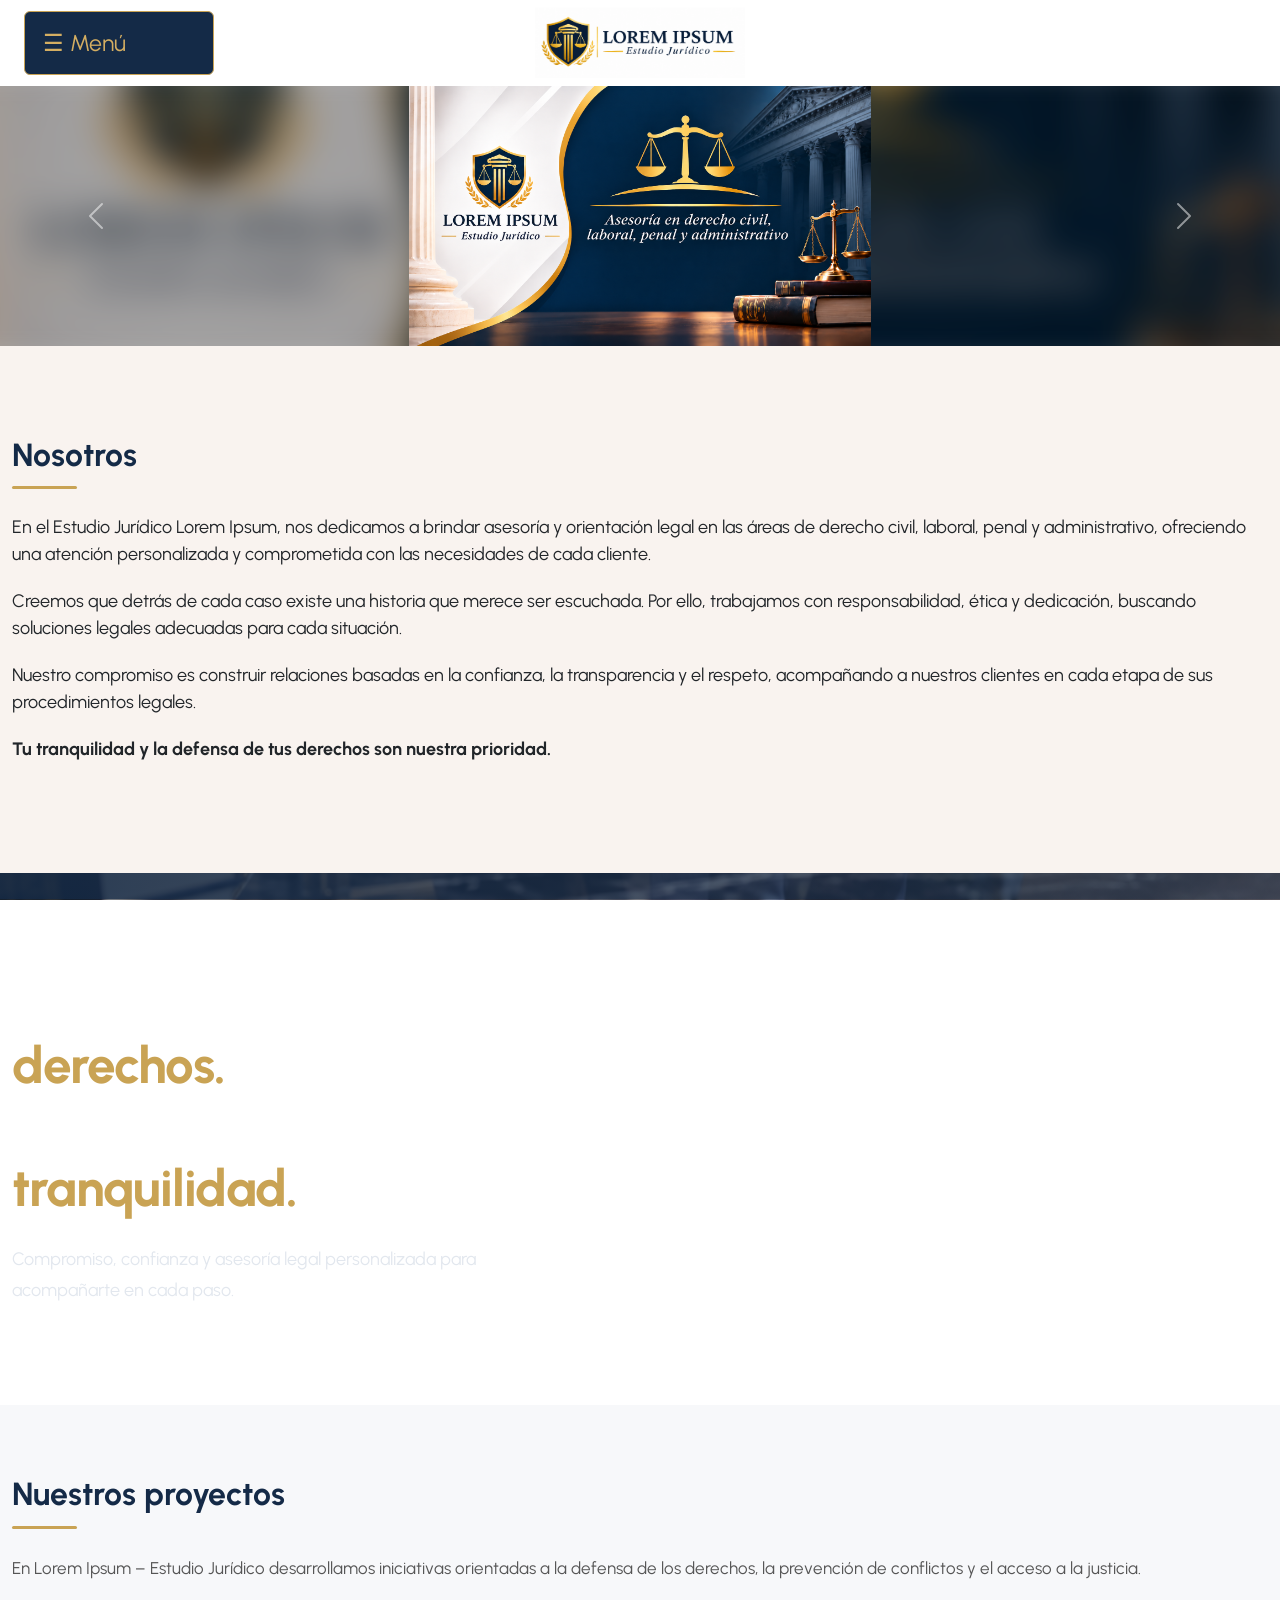
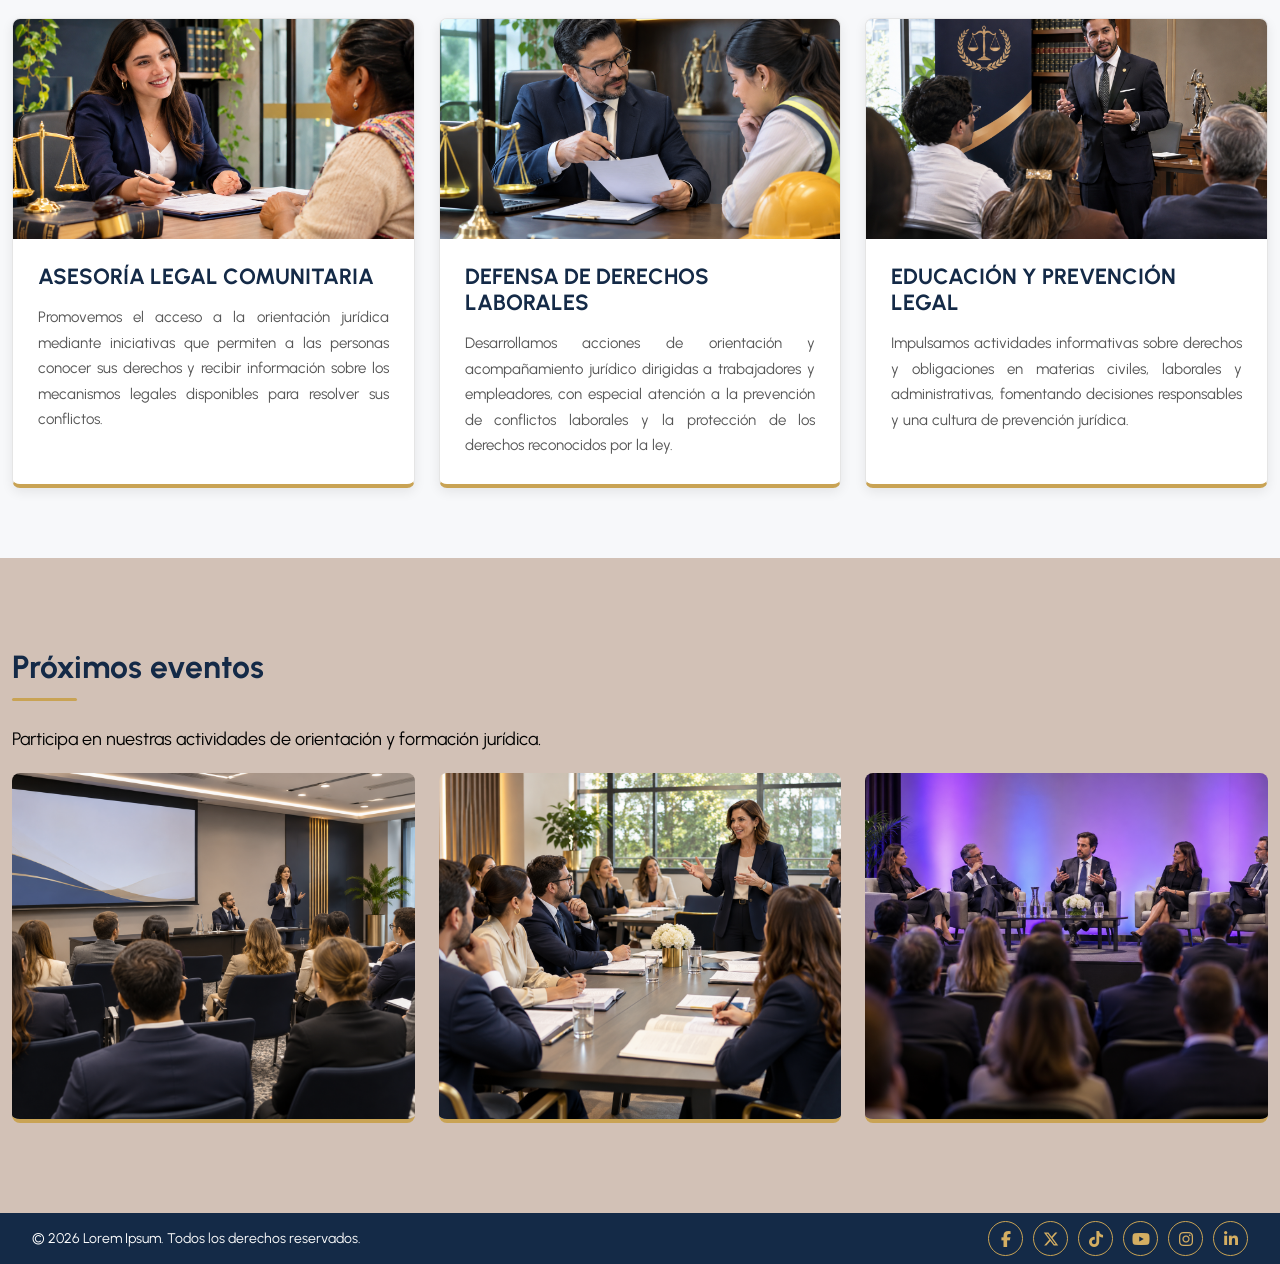
<file: index.html>
<!DOCTYPE html>

<html lang="es">
<head>
    <meta charset="UTF-8">
    <meta name="viewport" content="width=device-width, initial-scale=1.0">
    <title>Estudio jurídico Lorem Ipsum</title>
    <link rel="stylesheet" href="css/bootstrap.min.css">
    <link rel="stylesheet" href="css/styles.css">
    <link rel="stylesheet" href="css/fontawesome-free-7.0.0-web/css/all.min.css">
</head>
<body>
    <header id="main-header">
        <!-- Barra fija con botón y logo -->
        <div class="barra-principal">
            <button class="boton-menu" type="button" id="botonMenu"
                    aria-expanded="false" aria-controls="listaMenu">
                <span class="icono-menu">☰ Menú</span>
            </button>
            <div class="logo-barra">
                <img src="imagenes/logo.png" alt="Estudio Jurídico Lorem Ipsum">
            </div>
        </div>

        <!-- Menú debajo de la barra, nunca encima del logo -->
        <div class="menu-lateral">
            <nav class="lista-lateral" id="listaMenu" aria-label="Navegación principal">
                <a href="index.html">Inicio</a>
                <a href="#nosotros">Nosotros</a>
                <a href="#" data-bs-toggle="modal" data-bs-target="#modalMision">Misión y visión</a>
                <a href="#proyectos">Nuestros proyectos</a>
                <a href="html/equipo.html">Nuestro equipo</a>
                <a href="html/contactos.html">Contacto</a>
                <a href="#eventos">Próximos eventos</a>
            </nav>
        </div>
    </header>
<main>
    <!-- Carrusel -->
    <div id="carruselJuridico" class="carousel slide" data-bs-ride="carousel" data-bs-interval="4000">
        <div class="carousel-inner">
            <!-- Imagen 1 -->
            <div class="carousel-item active" style="--imagen-fondo: url('imagenes/banner1.png')">
                <img src="imagenes/banner1.png" class="d-block w-100" alt="Presentación del estudio jurídico">
            </div>
            <!-- Imagen 2 -->
            <div class="carousel-item" style="--imagen-fondo: url('imagenes/banner2.png')">
                <img src="imagenes/banner2.png" class="d-block w-100" alt="Asesoría legal personalizada">
            </div>
            <!-- Imagen 3 -->
            <div class="carousel-item" style="--imagen-fondo: url('imagenes/banner3.png')">
                <img src="imagenes/banner3.png" class="d-block w-100" alt="Equipo de profesionales del estudio">
            </div>
        </div>
        <!-- Flecha anterior -->
            <button class="carousel-control-prev" type="button" data-bs-target="#carruselJuridico" data-bs-slide="prev">
                <span class="carousel-control-prev-icon" aria-hidden="true"></span>
                <span class="visually-hidden">Anterior</span>
            </button>

            <!-- Flecha siguiente -->
            <button class="carousel-control-next" type="button" data-bs-target="#carruselJuridico" data-bs-slide="next">
                <span class="carousel-control-next-icon" aria-hidden="true"></span>
                <span class="visually-hidden">Siguiente</span>
            </button>
    </div>

    <!--Sección Nosotros-->
    <section id="nosotros" class="padded">
            <div class="container">
                <h2 class="titulo-seccion">Nosotros</h2>
                <p>
                    En el Estudio Jurídico Lorem Ipsum, nos dedicamos
                    a brindar asesoría y orientación legal en las
                    áreas de derecho civil, laboral, penal y
                    administrativo, ofreciendo una atención
                    personalizada y comprometida con las
                    necesidades de cada cliente.
                </p>

                <p>
                    Creemos que detrás de cada caso existe una
                    historia que merece ser escuchada. Por ello,
                    trabajamos con responsabilidad, ética y
                    dedicación, buscando soluciones legales
                    adecuadas para cada situación.
                </p>

                <p>
                    Nuestro compromiso es construir relaciones
                    basadas en la confianza, la transparencia
                    y el respeto, acompañando a nuestros clientes
                    en cada etapa de sus procedimientos legales.
                </p>

                <p>
                    <strong>
                        Tu tranquilidad y la defensa de tus
                        derechos son nuestra prioridad.
                    </strong>
                </p>
            </div>
    </section>

    <!--Mensaje Jurídico-->
    <aside id="mensaje-juridico" class="padded">
        <div class="container">
            <p class="display-1">
                Defendemos tus <br>
                <span class="texto-importante">derechos.</span>
                <br>
                Protegemos tu <br>
                <span class="texto-importante">tranquilidad.</span>
            </p>

            <p class="subtitulo-juridico">
                Compromiso, confianza y asesoría legal
                personalizada para acompañarte en cada paso.
            </p>
        </div>
    </aside>

    <!--Sección Proyectos-->
    <section id="proyectos" class="padded seccion-proyectos">
        <div class="container">
            <h2 class="titulo-seccion">Nuestros proyectos</h2>
            <p class="introduccion-proyectos">
                En Lorem Ipsum – Estudio Jurídico desarrollamos
                iniciativas orientadas a la defensa de los derechos,
                la prevención de conflictos y el acceso a la justicia.
            </p>
            <div class="row g-4">

                <!-- PROYECTO 1 -->
                <article class="col-12 col-md-6 col-lg-4">
                    <div class="tarjeta-proyecto">
                        <figure>
                            <img src="imagenes/proyecto1.png" alt="Abogada brindando asesoría legal"
                                class="img-fluid">
                        </figure>

                        <div class="contenido-proyecto">
                            <h3>Asesoría legal comunitaria</h3>
                            <p>
                                Promovemos el acceso a la orientación
                                jurídica mediante iniciativas que
                                permiten a las personas conocer sus
                                derechos y recibir información sobre
                                los mecanismos legales disponibles
                                para resolver sus conflictos.
                            </p>
                        </div>
                    </div>
                </article>

                <!-- PROYECTO 2 -->
                <article class="col-12 col-md-6 col-lg-4">
                    <div class="tarjeta-proyecto">
                        <figure>
                            <img src="imagenes/proyecto2.png" alt="Asesoría especializada en derecho laboral"
                                class="img-fluid">
                        </figure>

                        <div class="contenido-proyecto">
                            <h3>Defensa de derechos laborales</h3>
                            <p>
                                Desarrollamos acciones de orientación
                                y acompañamiento jurídico dirigidas
                                a trabajadores y empleadores, con
                                especial atención a la prevención
                                de conflictos laborales y la
                                protección de los derechos
                                reconocidos por la ley.
                            </p>
                        </div>
                    </div>
                </article>

                <!-- PROYECTO 3 -->
                <article class="col-12 col-md-6 col-lg-4">
                    <div class="tarjeta-proyecto">
                        <figure>
                            <img src="imagenes/proyecto3.png" alt="Capacitación sobre derechos y obligaciones legales"
                                class="img-fluid">
                        </figure>

                        <div class="contenido-proyecto">
                            <h3>Educación y prevención legal</h3>
                            <p>
                                Impulsamos actividades informativas
                                sobre derechos y obligaciones en
                                materias civiles, laborales y
                                administrativas, fomentando
                                decisiones responsables y una
                                cultura de prevención jurídica.
                            </p>
                        </div>
                    </div>
                </article>
            </div>
        </div>
    </section>

    <!--Sección próximos eventos-->
    <section id="eventos" class="padded seccion-eventos">
        <div class="container">

            <h2 class="titulo-seccion">Próximos eventos</h2>
            <p class="introduccion-eventos">
                Participa en nuestras actividades de orientación
                y formación jurídica.
            </p>

            <div class="row g-4">
                <!-- EVENTO 1 -->
                <article class="col-12 col-md-6 col-lg-4">
                    <figure class="imagen-evento">
                        <img src="imagenes/eventos1.png"
                            alt="Charla sobre derechos laborales"
                            class="img-fluid">

                        <figcaption>
                            <span class="fecha-evento">
                                10 DIC 2026
                            </span>

                            <h3>Charla de derechos laborales</h3>
                            <p>
                                Conoce tus principales derechos
                                y obligaciones en el ámbito laboral.
                            </p>
                        </figcaption>

                        <button type="button"
                                class="boton-inscripcion-evento"
                                data-bs-toggle="modal"
                                data-bs-target="#modalInscripcion"
                                data-evento="Charla de derechos laborales"
                                aria-label="Inscribirse a la charla de derechos laborales">
                        </button>
                    </figure>
                </article>

                <!-- EVENTO 2 -->
                <article class="col-12 col-md-6 col-lg-4">
                    <figure class="imagen-evento">

                        <img src="imagenes/eventos2.png"
                            alt="Taller sobre contratos civiles"
                            class="img-fluid">

                        <figcaption>
                            <span class="fecha-evento">
                                17 DIC 2026
                            </span>

                            <h3>Taller de contratos civiles</h3>
                            <p>
                                Aprende los aspectos esenciales
                                para celebrar contratos seguros.
                            </p>
                        </figcaption>

                        <button type="button"
                                class="boton-inscripcion-evento"
                                data-bs-toggle="modal"
                                data-bs-target="#modalInscripcion"
                                data-evento="Taller de contratos civiles"
                                aria-label="Inscribirse al taller de contratos civiles">
                        </button>
                    </figure>
                </article>

            <!-- EVENTO 3 -->
                <article class="col-12 col-md-6 col-lg-4">
                    <figure class="imagen-evento">

                        <img src="imagenes/eventos3.png"
                            alt="Conferencia sobre prevención legal"
                            class="img-fluid">

                        <figcaption>
                            <span class="fecha-evento">
                                14 ENE 2027
                            </span>

                            <h3>Conferencia de prevención legal</h3>
                            <p>
                                Descubre estrategias para prevenir
                                conflictos y proteger tus derechos.
                            </p>
                        </figcaption>

                        <button type="button"
                                class="boton-inscripcion-evento"
                                data-bs-toggle="modal"
                                data-bs-target="#modalInscripcion"
                                data-evento="Conferencia de prevención legal"
                                aria-label="Inscribirse a la conferencia de prevención legal">
                        </button>
                    </figure>
                </article>
            </div>
        </div>
    </section>
    
</main>
<footer id="main-footer">
    <div class="container">
            <div class="copyright">
            &copy; 2026 Lorem Ipsum. Todos los derechos reservados.
            </div>      
        <div class="col redes-sociales">
            <a href="https://www.facebook.com/"><i class="fa-brands fa-facebook-f"></i></a>
            <a href="https://x.com/"><i class="fa-brands fa-x-twitter"></i></a>
            <a href="https://www.tiktok.com/"><i class="fa-brands fa-tiktok"></i></a>
            <a href="https://www.youtube.com/"><i class="fa-brands fa-youtube"></i></a>
            <a href="https://www.instagram.com/"><i class="fa-brands fa-instagram"></i></a>
            <a href="https://www.linkedin.com/"><i class="fa-brands fa-linkedin-in"></i></a>
        </div>
    </div>
</footer>
    <script src="js/bootstrap.bundle.min.js"></script>
    <script src="js/menu.js"></script>
    <script src="js/video.js"></script>
    <script src="js/inscripciones.js"></script>
    
    <!-- MISIÓN Y VISIÓN -->
    <div class="modal fade"
        id="modalMision"
        tabindex="-1"
        aria-labelledby="tituloModalMision"
        aria-hidden="true">

        <div class="modal-dialog modal-dialog-centered modal-lg">

            <div class="modal-content modal-juridico">

                <!-- Encabezado -->
                <div class="modal-header">
                    <h2 class="modal-title" id="tituloModalMision">
                        Misión y visión
                    </h2>

                    <button type="button"
                            class="btn-close"
                            data-bs-dismiss="modal"
                            aria-label="Cerrar">
                    </button>
                </div>

                <!-- Video -->
                <div class="modal-body">

                    <video id="videoMision"
                        class="video-institucional"
                        controls
                        playsinline
                        preload="metadata">

                        <source src="videos/mision-vision.mp4"
                                type="video/mp4">

                        Tu navegador no admite videos HTML5.
                    </video>

                </div>

                <!-- Pie del modal -->
                <div class="modal-footer">
                    <p>Lorem Ipsum | Estudio Jurídico</p>
                </div>

            </div>
        </div>
    </div>
    <!-- INSCRIPCIÓN -->
    <div class="modal fade"
        id="modalInscripcion"
        tabindex="-1"
        aria-labelledby="tituloInscripcion"
        aria-hidden="true">

        <div class="modal-dialog modal-dialog-centered modal-lg">
            <div class="modal-content modal-inscripcion">

                <div class="modal-header">
                    <h2 class="modal-title" id="tituloInscripcion">
                        Inscripción al evento
                    </h2>

                    <button type="button"
                            class="btn-close btn-close-white"
                            data-bs-dismiss="modal"
                            aria-label="Cerrar">
                    </button>
                </div>

                <form id="formInscripcion">

                <div class="modal-body">

                    <h3 id="nombreEvento"></h3>

                    <input type="hidden"
                        id="eventoSeleccionado"
                        name="evento">

                    <div class="row g-3">

                        <div class="col-md-6">
                            <label for="nombreAsistente" class="form-label">
                                Nombre completo
                            </label>

                            <input type="text"
                                class="form-control"
                                id="nombreAsistente"
                                name="nombre"
                                placeholder="Tu nombre completo"
                                required>
                        </div>

                        <div class="col-md-6">
                            <label for="correoAsistente" class="form-label">
                                Correo electrónico
                            </label>

                            <input type="email"
                                class="form-control"
                                id="correoAsistente"
                                name="correo"
                                placeholder="ejemplo@correo.com"
                                required>
                        </div>

                        <div class="col-12">
                            <label class="form-label">
                                Modalidad de participación
                            </label>

                            <div class="form-check">
                                <input class="form-check-input"
                                    type="radio"
                                    name="modalidad"
                                    id="presencial"
                                    value="Presencial"
                                    checked>

                                <label class="form-check-label" for="presencial">
                                    Presencial
                                </label>
                            </div>

                            <div class="form-check">
                                <input class="form-check-input"
                                    type="radio"
                                    name="modalidad"
                                    id="virtual"
                                    value="Virtual">

                                <label class="form-check-label" for="virtual">
                                    Virtual
                                </label>
                            </div>
                        </div>

                        <div class="col-md-6">
                            <label for="horarioEvento" class="form-label">
                                Horario preferido
                            </label>

                            <select class="form-select"
                                    id="horarioEvento"
                                    name="horario"
                                    required>
                                <option value="">
                                    Selecciona un horario
                                </option>

                                <option value="09:00">
                                    9:00 a. m.
                                </option>

                                <option value="11:00">
                                    11:00 a. m.
                                </option>

                                <option value="16:00">
                                    4:00 p. m.
                                </option>
                            </select>
                        </div>

                        <div class="col-md-6">
                            <label for="ocupacionAsistente"
                                class="form-label">
                                Ocupación
                            </label>

                            <select class="form-select"
                                    id="ocupacionAsistente"
                                    name="ocupacion">

                                <option value="">
                                    Selecciona una opción
                                </option>
                                <option value="Estudiante">
                                    Estudiante
                                </option>
                                <option value="Profesional">
                                    Profesional
                                </option>
                                <option value="Empresario">
                                    Empresario
                                </option>
                                <option value="Otro">
                                    Otro
                                </option>
                            </select>
                        </div>

                        <div class="col-12">
                            <label for="comentariosEvento" class="form-label">
                                Comentarios (opcional)
                            </label>

                            <textarea class="form-control"
                                    id="comentariosEvento"
                                    name="comentarios"
                                    rows="4"
                                    placeholder="Escribe tus comentarios aquí..."></textarea>
                        </div>

                    </div>

                    <p id="mensajeInscripcion"
                    class="mensaje-inscripcion mt-3"
                    role="status"
                    aria-live="polite"
                    hidden>
                    </p>

                </div>

                <div class="modal-footer">
                    <button type="button" class="btn btn-cancelar" data-bs-dismiss="modal">
                        Cancelar
                    </button>

                    <button type="submit" class="btn btn-inscribirme">
                        Inscribirme
                    </button>
                </div>
                </form>
            </div>
        </div>
    </div>

</body>
</html>
</file>
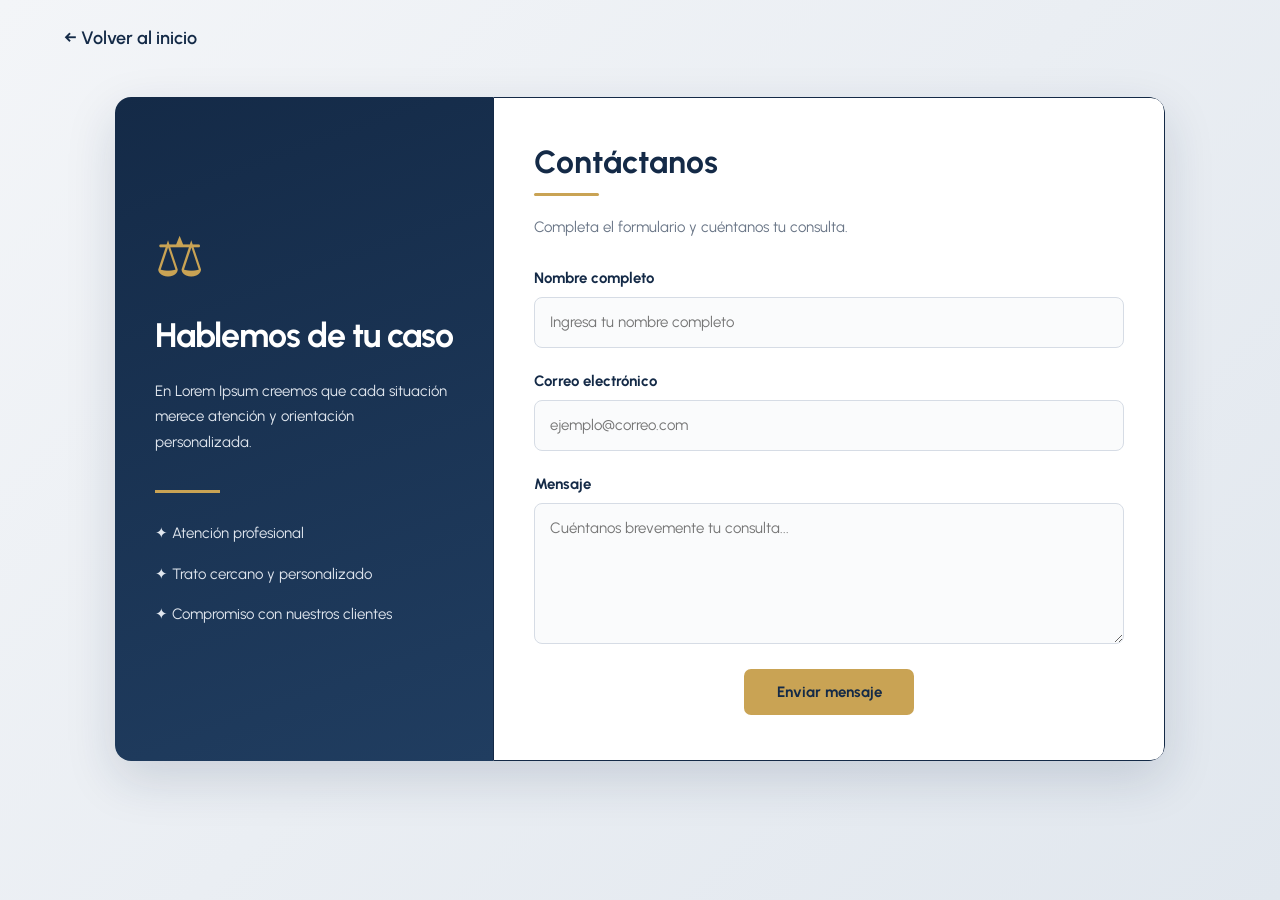
<file: html/contactos.html>
<!DOCTYPE html>
<html lang="en">
<head>
    <meta charset="UTF-8">
    <meta name="viewport" content="width=device-width, initial-scale=1.0">
    <title>Estudio jurídico Lorem Ipsum-Contacto</title>
    <link rel="stylesheet" href="../css/bootstrap.min.css">
    <link rel="stylesheet" href="../css/styles.css">

</head>
<body class="pagina-contacto">
    <header class="cabecera-contacto">
        <a href="../index.html" class="volver-inicio">
            &larr; Volver al inicio
        </a>
    </header>

    <main class="contenedor-contacto">
        <section class="tarjeta-contacto">
        <!-- Panel izquierdo -->
        <div class="contacto-informacion">
            <span class="simbolo-justicia">&#9878;</span>
            <h1>Hablemos de tu caso</h1>
            <p>
                En Lorem Ipsum creemos que cada situación
                merece atención y orientación personalizada.
            </p>
            <div class="linea-dorada"></div>
                <p>✦ Atención profesional</p>
                <p>✦ Trato cercano y personalizado</p>
                <p>✦ Compromiso con nuestros clientes</p>
        </div>
        <div class="contacto-formulario">
            <h2>Contáctanos</h2>
            <p>Completa el formulario y cuéntanos tu consulta.</p>

            <form class="formulario-contacto">
                <div class="campo-contacto">
                    <label for="nombre">Nombre completo</label>
                    <input type="text" id="nombre" name="nombre" placeholder="Ingresa tu nombre completo" autocomplete="name" required>
                </div>

                <div class="campo-contacto">
                    <label for="correo">Correo electrónico</label>
                    <input type="email" id="correo" name="correo" placeholder="ejemplo@correo.com" autocomplete="email" required>
                </div>

                <div class="campo-contacto">
                    <label for="mensaje">Mensaje</label>
                    <textarea id="mensaje" name="mensaje" rows="5" placeholder="Cuéntanos brevemente tu consulta..." required></textarea>
                </div>

                <button type="submit" class="boton-enviar">
                    Enviar mensaje
                </button>
            </form>
        </div>
        </section>
    </main>
</body>
</html>
</file>
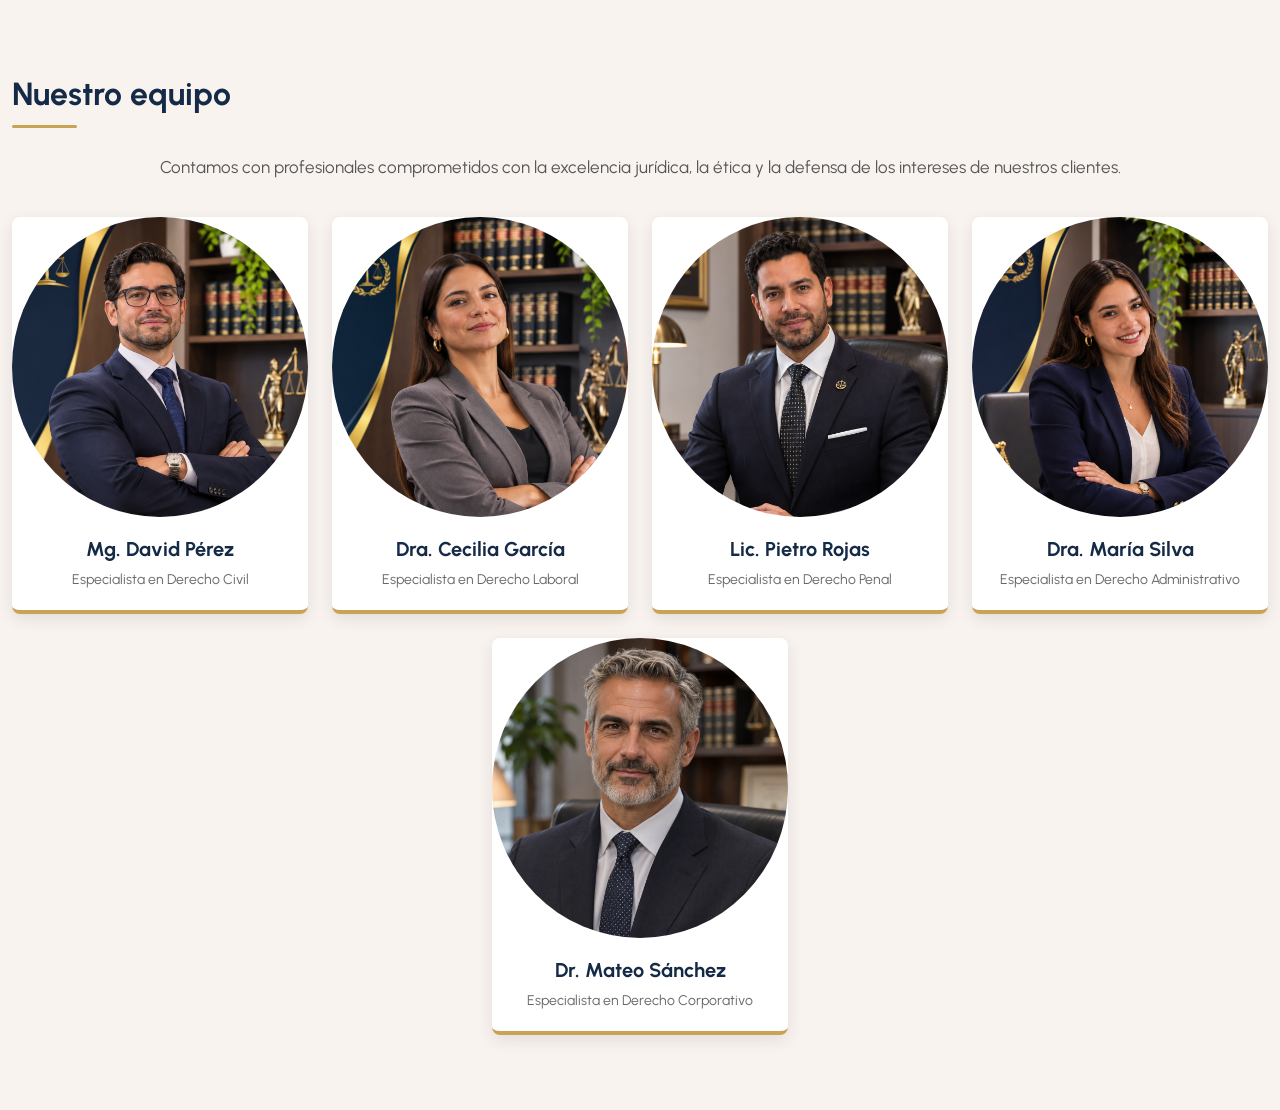
<file: html/equipo.html>
<!DOCTYPE html>
<html lang="en">
<head>
    <meta charset="UTF-8">
    <meta name="viewport" content="width=device-width, initial-scale=1.0">
    <title>Document</title>

        <link rel="stylesheet" href="../css/bootstrap.min.css">
        <link rel="stylesheet" href="../css/styles.css">
</head>
<body>
    
    <section id="equipo" class="padded seccion-equipo">
        <div class="container">

            <h2 class="titulo-seccion">Nuestro equipo</h2>

            <p class="introduccion-equipo">
                Contamos con profesionales comprometidos con la
                excelencia jurídica, la ética y la defensa de
                los intereses de nuestros clientes.
            </p>

            <div class="row g-4">

                <!-- ABOGADO 1 -->
                <article class="col-12 col-sm-6 col-lg-3">
                    <div class="tarjeta-equipo">

                        <div class="foto-equipo">
                            <img src="../imagenes/abogado1.png"
                                alt="Mg. David Pérez"
                                class="img-fluid">
                        </div>

                        <div class="informacion-equipo">
                            <h3>Mg. David Pérez</h3>
                            <p>Especialista en Derecho Civil</p>
                        </div>

                    </div>
                </article>

                <!-- ABOGADA 2 -->
                <article class="col-12 col-sm-6 col-lg-3">
                    <div class="tarjeta-equipo">

                        <div class="foto-equipo">
                            <img src="../imagenes/abogado2.png"
                                alt="Dra. Cecilia García"
                                class="img-fluid">
                        </div>

                        <div class="informacion-equipo">
                            <h3>Dra. Cecilia García</h3>
                            <p>Especialista en Derecho Laboral</p>
                        </div>

                    </div>
                </article>

                <!-- ABOGADO 3 -->
                <article class="col-12 col-sm-6 col-lg-3">
                    <div class="tarjeta-equipo">

                        <div class="foto-equipo">
                            <img src="../imagenes/abogado3.png"
                                alt="Lic. Pietro Rojas"
                                class="img-fluid">
                        </div>

                        <div class="informacion-equipo">
                            <h3>Lic. Pietro Rojas</h3>
                            <p>Especialista en Derecho Penal</p>
                        </div>

                    </div>
                </article>

                <!-- ABOGADA 4 -->
                <article class="col-12 col-sm-6 col-lg-3">
                    <div class="tarjeta-equipo">

                        <div class="foto-equipo">
                            <img src="../imagenes/abogado4.png"
                                alt="Dra. María Silva"
                                class="img-fluid">
                        </div>

                        <div class="informacion-equipo">
                            <h3>Dra. María Silva</h3>
                            <p>Especialista en Derecho Administrativo</p>
                        </div>

                    </div>
                </article>

                <!-- ABOGADO 5 -->
                <article class="col-12 col-sm-6 col-lg-3">
                    <div class="tarjeta-equipo">

                        <div class="foto-equipo">
                            <img src="../imagenes/abogado5.png"
                                alt="Dr. Mateo Sánchez"
                                class="img-fluid">
                        </div>

                        <div class="informacion-equipo">
                            <h3>Dr. Mateo Sánchez</h3>
                            <p>Especialista en Derecho Corporativo</p>
                        </div>

                    </div>
                </article>

            </div>
        </div>
    </section>

    <script src="../js/bootstrap.bundle.min.js"></script>
    <script src="../js/menu.js"></script>
</body>
</html>
</file>
<file: css/styles.css>
@import url('https://fonts.googleapis.com/css2?family=Urbanist:ital,wght@0,100..900;1,100..900&display=swap');
@import url(fontawesome-free-7.0.0-web/css/all.min.css);
:root{/* Hace referencia al objeto HTML */
    /* Sistema de colores RGB, en decimal o hexadecimal */
    --color-primary: #D2C1B6;
    --color-secondary: #1B3C53;
    --color-background: #F9F3EF;
    --color-surface: #456882;
    --color-blanco: #FFFFFF;
    --color-negro: #000000;
    --color-gris-claro: #CCCCCC;
    --color-gris-oscuro: #333333;
    
}
*{/* Con * se seleccionan todos los objetos */
    box-sizing: border-box;/* Evita que asignarle ancho o alto a un objeto la propiedad
    padding no incremente el ancho ni el alto respectivamente */
}
html{
    scroll-behavior: smooth;
}
body{
    font-family: "Urbanist", sans-serif;
    margin: 0;
    line-height: 1.5;
    font-size: 18px;
}
p{
    margin-top: 0;
    margin-bottom: 20px;

}
h1, h2, h3, h4, h5, h6{
    margin: 0;
}
h1{
    font-size: 64px;
    font-weight: 200;
    letter-spacing: -3px;
}
h2{
    font-size: 36px;
    font-weight: 900;
    letter-spacing: -2px;/* Espacio entre caracteres */
    text-transform: lowercase;/* muestra el texto en minúscula */
}
h3{
    font-size: 20px;
    font-weight: 700;
    text-transform: uppercase;
}
a{/* estado inicial de vinculo */
    color: var(--color-surface);
    text-decoration: none;
}
a:hover{/* estado al pasar el puntero del mouse por el vinculo */
    color: var(--color-primary);
    text-decoration: underline;
}
img{
    display: block; /* Elimina el espacio por defecto debajo de las imagenes */
}
figure{
    margin: 0;
    margin-bottom: 8px;
}
#top-nav{
    background-color: var(--color-gris-oscuro);
}
#main-header {
    position: sticky;
    top: 0;
    width: 100%;
    background-color: #ffffff;
    z-index: 1100;
}

#main-header p{
    margin-bottom: 0;
}
#header-content{
    display: flex;
    justify-content: space-between;
    align-items: center;
}
#logo{
    max-width: 200px;
}
#main-banner{
    margin-bottom: 0;
}
#nosotros{/* Regla de estilos para un objeto por su id empieza con # */
    background-color: var(--color-background);/* color de fondo */
}
#noticias .col{
    border: solid 1px var(--color-gris-claro);
    margin-left: 5px;
    margin-right: 5px;
    padding-top: 12px;
    border-radius: 8px;
    box-shadow: 0px 2px 6px 0px rgba(0, 0, 0, 0.3);
    transition: all ease-in-out .4s;
}
#noticias .col:hover{
    box-shadow: 0px 12px 15px 0px rgba(0, 0, 0, 0.1);
    margin-top: -4px;
}
#noticias img{
    border-radius: 8px;
}

/* FRANJA INSTITUCIONAL */

#mensaje-juridico {
    background-image:
        linear-gradient(
            90deg,
            rgba(20, 42, 71, 0.90),
            rgba(20, 42, 71, 0.55)
        ),
        url("../imagenes/abogados-reunion.png");

    background-size: cover;
    background-position: center center;
    background-repeat: no-repeat;

    color: #ffffff;
    text-align: left;
    padding: 85px 0;

    /* EFECTO PARALLAX */
    background-attachment: fixed;

    padding: 100px 0;
    color: white;
}

/* Frase principal */
#mensaje-juridico .display-1 {
    font-size: clamp(30px, 4vw, 55px);
    font-weight: 750;
    line-height: 1.2;
    letter-spacing: -1px;
    text-shadow: none;
    margin-bottom: 25px;
}

/* Palabras doradas */
#mensaje-juridico .texto-importante {
    color: #c9a354;
}

/* Texto complementario */
#mensaje-juridico .subtitulo-juridico {
    font-size: 18px;
    max-width: 570px;
    line-height: 1.7;
    color: #e2e7ee;
    margin-bottom: 0;
}

#empresa{
    background-color: var(--color-negro);
    color: var(--color-primary);
}
#empresa figure{
    margin-bottom: 0;
}
#historia{
    background-color: var(--color-surface);
    color: var(--color-blanco);/* Color de texto */
}
#historia a{
    color: var(--color-negro);
}
#historia a:hover{
    color: var(--color-background);
    text-decoration: none;
}
#cursos .col{
    border: solid 10px var(--color-primary);
    margin-left: 5px;
    margin-right: 5px;
    padding-top: 15px;
    border-image-source: linear-gradient(45deg, rgb(0,143,104), rgb(250,224,66));
    border-image-slice: 1;
}

#eventos{
    background-color: var(--color-primary);
    color: var(--color-negro);
}
#equipo{
    background-color: var(--color-background);
    text-align: center;
}
#equipo img{
    border-radius: 50%;
}
#main-footer {
    background-color: #142a47;
    color: #ffffff;
    padding: 8px 20px;
    margin: 0;
}
#page-header{
    background-color: var(--color-secondary);
    color: var(--color-background);
    padding: 30px 0;
}

/* SOCIOS ************************************************/


.container{/* Regla de estilos para uno o varios objetos por su clase empieza con . */
    max-width: 1320px;
    margin-left: auto;
    margin-right: auto;
    padding-left: 12px;
    padding-right: 12px;
}
.padded{
    /* padding es la distancia del borde al contenido */
    padding-top: 90px;
    padding-bottom: 90px;
}
.row{
    display: flex;/* por defecto acomoda los objetos que contiene uno al costado del otro */
    margin-left: -12px;
    margin-right: -12px;
    flex-wrap: wrap;
    justify-content: center;
}
.col{
    flex-basis: 0;
    flex-grow: 1;
    /* En conjunto es para que las cajas tengan el mismo ancho  */
    padding-left: 12px;
    padding-right: 12px;
}
.col-50{
    flex-basis: 50%;
    max-width: 50%;
}
.col-25{
    flex-basis: 25%;
    max-width: 25%;
}
.img-fluid{
    max-width: 100%;/* indica que el ancho máximo del objeto sea igual al de su contenedor */
}
.centrado-vertical{
    display: flex;
    flex-direction: column;
    justify-content: center;
}
.display-1{
    font-weight: 800;
    font-size: 3em;
    line-height: 1em;
    letter-spacing: -3px;
    text-shadow: 3px 3px #000000;
}
.texto-importante{
    color: var(--color-primary);
}
.menu{
    list-style: none;/* Elimina las viñetas por defecto de la lista */
    margin: 0;
    padding: 0;
    display: flex;
}
.menu li a{
    display: block;
}
.menu-top li a{
    padding: 8px 16px;
    color: var(--color-background);
}
.menu-top li a:hover{
    text-decoration: none;
    background-color: var(--color-secondary);
}
.menu-main li a{
    padding: 30px 15px;
    text-transform: uppercase;
    font-size: 0.8em;
    font-weight: 700;
    letter-spacing: -0.5px;
}
.menu-main li a:hover{
    text-decoration: none;
    color:var(--color-negro);
    box-shadow: inset 0 -4px var(--color-primary);
}
.imagen-texto{
    position: relative;
}
.imagen-texto figcaption{
    position: absolute;
    background-color: rgba(0,0,0,0.6);
    width: calc(100% - 24px);
    height: 100%;
    top: 0;
    display: flex;
    flex-direction: column;
    justify-content: flex-end;
    padding: 24px;
    opacity: 0;
    transition: all ease-in-out .5s;
}
.imagen-texto figcaption:hover{
    opacity: 1;
}
.redes-sociales{
    text-align: right;
}
.redes-sociales a{
    color: var(--color-primary);
    padding: 15px;
    border: solid 1px;
    border-radius: 50%;
    background-color: var(--color-background);
}
.redes-sociales a:hover{
    color: var(--color-gris-oscuro);
}
.video-fluid{
    width: 100%;
    aspect-ratio: 16 / 9;
    height: auto;
}
.mapa-fluid{
    width: 100%;
    aspect-ratio: 1 / 1;
    height: auto;
}
.form-group{
    margin-bottom: .5rem;
}
.form-control{
    width: 100%;
    border: none;
    border-bottom: 1px var(--color-primary) solid;
    padding: 8px;
    font: inherit;
    font-size: 0.8em;
    outline: none;
}
.form-control:focus{
    border-bottom-color:var(--color-surface) ;
}
.boton-formulario{
    border: none;
    padding: 8px 16px;/* Espaciado interno */
    font: inherit;/* Permite heredar la fuente y todos sus estilos */
    font-size: 0.8em;
    background-color: var(--color-primary);
    color: var(--color-negro);
    font-weight: 700;
    cursor: pointer;
    border-radius: 19px;
}
.boton-formulario:hover{
    border: var(--color-primary) 1px solid;
    background-color: transparent;
}

.navbar-toggler-icon {
    display: inline-block;
    width: 30px;
    height: 24px;
    background: linear-gradient(
        to bottom,
        #173456 0 3px,
        transparent 3px 10px,
        #173456 10px 13px,
        transparent 13px 20px,
        #173456 20px 23px
    );
}
.menu-lateral {
    position: relative;
    width: 100%;
    margin: 10px 0;
    z-index: 1001;
}

.menu-lateral summary {
    cursor: pointer;
    list-style: none;
    color: #173456;
    font-size: 20px;
    padding: 12px;
}

.menu-lateral summary::-webkit-details-marker {
    display: none;
}

/* Distribuir el menú por todo el ancho */

@media (min-width: 992px) {

    .lista-lateral {
        display: flex;
        width: 100%;
        justify-content: space-between;
        align-items: stretch;
        gap: 0;
        padding-left: 0;
        padding-right: 0;
    }

    .lista-lateral li {
        flex: 1;
        min-width: 0;
        padding: 0;
        text-align: center;
        list-style: none;
    }

    .lista-lateral li a {
        display: flex;
        justify-content: center;
        align-items: center;
        width: 100%;
        min-height: 55px;
        padding: 10px 8px;
        white-space: normal;
        border-left: 2px solid #c9a354;
        text-decoration: none;
    }

    .lista-lateral li:first-child a {
        border-left: none;
    }

    .lista-lateral li a:hover {
        background-color: #203d60;
        color: #d4ae62;
        transform: none;
        padding-left: 8px;
    }
}

/* Contenedor del menú */
.menu-lateral {
    position: relative;
    width: 100%;
    margin: 0;
    z-index: 1001;
}

/* Botón principal */
.boton-menu {
    width: 180px;
    margin-left: 5px;
    display: flex;
    align-items: center;
    gap: 12px;
    padding: 14px 18px;

    background: #142a47;
    color: white;
    border: 1px solid #c9a354;
    border-radius: 6px;

    font-size: 17px;
    cursor: pointer;
    transition: background 0.3s ease;
}

.boton-menu:hover {
    background: #203d60;
}

.icono-menu {
    font-size: 23px;
    color: #d4ae62;
}

.flecha-menu {
    margin-left: auto;
    color: #d4ae62;
    transition: transform 0.3s ease;
}

/* Menú flotante */
.lista-lateral {
    position: static;
    display: flex;
    flex-direction: row;
    flex-wrap: wrap;
    justify-content: space-evenly;
    align-items: center;
    gap: 5px;

    width: 100%;
    max-width: none;

    background: #142a47;
    border: none;
    border-bottom: 3px solid #c9a354;
    border-radius: 0;

    padding: 0 12px;
    margin: 0;

    max-height: 0;
    opacity: 0;
    visibility: hidden;
    overflow: hidden;
    pointer-events: none;

    transform: none;

    transition:
        max-height 0.4s ease,
        opacity 0.3s ease,
        padding 0.3s ease,
        visibility 0.3s ease;
}

/* Menú abierto */
.menu-lateral.abierto .lista-lateral {
    max-height: 500px;
    opacity: 1;
    visibility: visible;
    padding: 8px 12px;
    pointer-events: auto;
}

/* Girar flecha al abrir */
.menu-lateral.abierto .flecha-menu {
    transform: rotate(180deg);
}

/* Enlaces */
.lista-lateral a {
    display: block;
    padding: 8px 12px;
    color: white;
    font-size: 14px;
    text-decoration: none;
    white-space: nowrap;

    border-left: 3px solid #c9a354;

    transition:
        background-color 0.2s ease,
        color 0.2s ease,
        transform 0.2s ease;
}

.lista-lateral a:hover {
    background: #203d60;
    color: #d4ae62;
    padding-left: 12px;
    transform: translateY(-2px);
}

/* Fondo oscuro detrás del menú */
.fondo-oscuro {
    position: fixed;
    inset: 0;

    background: rgba(0, 0, 0, 0.45);

    opacity: 0;
    visibility: hidden;
    pointer-events: none;

    transition:
        opacity 0.3s ease,
        visibility 0.3s ease;

    z-index: 1000;
}

/* Mostrar fondo al abrir menú */
.fondo-oscuro.activo {
    opacity: 1;
    visibility: visible;
    pointer-events: auto;
}

/*Botones circulares*/


footer .redes-sociales i {
    font-size: 14px;
}

/* FOOTER PRINCIPAL */

/* Contenedor interior */
footer .container {
    display: flex;
    justify-content: space-between;
    align-items: center;
    gap: 20px;
    padding-top: 0;
    padding-bottom: 0;
}

/* Texto */
footer p {
    margin: 0;
    font-size: 14px;
    line-height: 1.4;
}

/* Redes sociales */
footer .redes-sociales {
    display: flex;
    flex-direction: row;
    justify-content: flex-end;
    align-items: center;
    gap: 10px;
    padding: 0;
    margin: 0;
}

/* Círculos */
footer .redes-sociales a {
    display: flex;
    justify-content: center;
    align-items: center;
    width: 35px;
    height: 35px;
    flex-shrink: 0;

    background: transparent;
    color: #d4ae62;
    border: 1px solid #c9a354;
    border-radius: 50%;

    text-decoration: none;
    transition: all 0.3s ease;
}

/* Íconos */
footer .redes-sociales i {
    font-size: 16px;
}

/* Animación */
footer .redes-sociales a:hover {
    background-color: #c9a354;
    color: #142a47;
    transform: translateY(-4px);
}

/* Carrusel del estudio jurídico */
#carruselJuridico {
    width: 100%;
    height: 260px;
    overflow: hidden;
}

#carruselJuridico .carousel-item {
    position: relative;
    height: 260px;
    overflow: hidden;
    isolation: isolate;
}

/* Fondo ampliado que cubre los lados */
#carruselJuridico .carousel-item::before {
    content: "";
    position: absolute;
    inset: -20px;
    z-index: 0;

    background-image: url("../imagenes/banner1.png");
    background-size: cover;
    background-position: center;
    background-repeat: no-repeat;

    filter: blur(18px) brightness(0.65);
    transform: scale(1.08);
}

/* Fondos de las tres diapositivas: rutas relativas a css/styles.css */
#carruselJuridico .carousel-item:nth-child(1)::before {
    background-image: url("../imagenes/banner1.png");
}
#carruselJuridico .carousel-item:nth-child(2)::before {
    background-image: url("../imagenes/banner2.png");
}
#carruselJuridico .carousel-item:nth-child(3)::before {
    background-image: url("../imagenes/banner3.png");
}

/* Imagen principal sin recortar */
#carruselJuridico .carousel-item img {
    position: relative;
    z-index: 1;

    display: block;
    width: auto !important;
    max-width: 100%;
    height: 100%;

    object-fit: contain;
    margin: 0 auto;
}


/* PÁGINA DE CONTACTO */

.pagina-contacto {
    min-height: 100vh;
    margin: 0;
    background: linear-gradient(135deg, #f3f5f8, #e1e7ee);
    font-family: "Urbanist", sans-serif;
}

/* Enlace para volver */
.cabecera-contacto {
    padding: 25px 5%;
}

.volver-inicio {
    color: #142a47;
    font-weight: 600;
    text-decoration: none;
    transition: color 0.3s ease;
}

.volver-inicio:hover {
    color: #b18b43;
}

/* Contenedor principal */
.contenedor-contacto {
    display: flex;
    justify-content: center;
    align-items: center;
    padding: 20px 24px 60px;
}

/* Tarjeta de dos columnas */
.tarjeta-contacto {
    display: grid;
    grid-template-columns: 36% 64%;
    width: 100%;
    max-width: 1050px;
    background: #ffffff;
    border-radius: 16px;
    overflow: hidden;
    box-shadow: 0 18px 50px rgba(20,42,71,0.15);
}

/* Panel izquierdo */
.contacto-informacion {
    background: linear-gradient(160deg, #142a47, #203d60);
    color: #ffffff;
    padding: 55px 40px;
    display: flex;
    flex-direction: column;
    justify-content: center;
}

.simbolo-justicia {
    font-size: 55px;
    color: #c9a354;
    margin-bottom: 18px;
}

.contacto-informacion h1 {
    font-size: 34px;
    font-weight: 700;
    letter-spacing: -1px;
    line-height: 1.2;
    margin-bottom: 22px;
}

.contacto-informacion p {
    font-size: 15px;
    color: #e1e7ef;
    line-height: 1.7;
    margin-bottom: 15px;
}

.linea-dorada {
    width: 65px;
    height: 3px;
    background: #c9a354;
    margin: 20px 0 28px;
}

/* Panel derecho */
.contacto-formulario {
    background-color: #ffffff;
    padding: 45px 40px;
    border: 1px solid #142a47;
    border-radius: 0 14px 14px 0;
}

.contacto-formulario h2 {
    color: #142a47;
    font-size: 32px;
    font-weight: 700;
    letter-spacing: 0;
    text-transform: none;

    margin: 0 0 20px;
    padding-bottom: 15px;

    position: relative;
}

/* Línea dorada debajo del título */
.contacto-formulario h2::after {
    content: "";
    position: absolute;
    bottom: 0;
    left: 0;

    width: 65px;
    height: 3px;

    background-color: #c9a354;
    border-radius: 3px;
}

.contacto-formulario > p {
    color: #697586;
    font-size: 15px;
    margin-bottom: 28px;
}

/* Campos */
.campo-contacto {
    display: flex;
    flex-direction: column;
    gap: 8px;
    margin-bottom: 22px;
}

.campo-contacto label {
    color: #142a47;
    font-size: 15px;
    font-weight: 700;
}

.campo-contacto input,
.campo-contacto textarea {
    width: 100%;
    padding: 13px 15px;
    border: 1px solid #d6dce5;
    border-radius: 8px;
    background: #fafbfc;
    font-family: inherit;
    font-size: 15px;
    outline: none;
    resize: vertical;
    transition:
        border-color 0.3s ease,
        box-shadow 0.3s ease;
}


/* Efecto al seleccionar un campo */
.campo-contacto input:focus,
.campo-contacto textarea:focus {
    border-color: #c9a354;
    box-shadow: 0 0 0 3px rgba(201,163,84,0.18);
}

/* Botón de envío */
.boton-enviar {
    display: block;
    width: fit-content;
    min-width: 170px;
    margin: 25px auto 0;
    padding: 12px 25px;
    background-color: #c9a354;
    color: #142a47;
    border: none;
    border-radius: 7px;
    font-family: inherit;
    font-size: 15px;
    font-weight: 700;
    cursor: pointer;
    transition:
        background-color 0.3s ease,
        transform 0.3s ease,
        box-shadow 0.3s ease;
}

.boton-enviar:hover {
    background-color: #dfbd78;
    transform: translateY(-3px);
    box-shadow: 0 7px 18px rgba(20, 42, 71, 0.18);
}

/* Contenedor del botón */
.menu-lateral {
    position: relative;
    width: 100%;
    margin: 0;
    z-index: 1001;
}

/* Mantener el botón compacto */
.boton-menu {
    width: 200px;
}

/* Menú horizontal flotante */
.lista-lateral {
    position: static;
    width: 100%;
    max-width: none;

    display: flex;
    flex-direction: row;
    flex-wrap: wrap;
    align-items: center;
    justify-content: space-evenly;
    gap: 5px;

    background-color: #142a47;
    border: none;
    border-bottom: 3px solid #c9a354;
    border-radius: 0;

    margin: 0;
    padding: 0 12px;

    /* Inicialmente cerrado */
    max-height: 0;
    opacity: 0;
    visibility: hidden;
    overflow: hidden;

    transform: none;
    pointer-events: none;

    transition:
        max-height 0.45s ease,
        opacity 0.35s ease,
        visibility 0.35s ease,
        padding 0.35s ease;
}

/* Enlaces horizontales */
.lista-lateral a {
    display: block;
    white-space: nowrap;
    color: #ffffff;

    padding: 7px 12px;
    font-size: 14px;
    text-decoration: none;

    border-left: 3px solid #c9a354;

    transition:
        background-color 0.2s ease,
        color 0.2s ease,
        transform 0.2s ease;
}

/* Animación */
.lista-lateral a:hover {
    background-color: #203d60;
    color: #d4ae62;
    padding-left: 12px;
    transform: translateY(-3px);
}

/* Títulos de las secciones */
.titulo-seccion {
    color: #142a47;
    font-size: 32px;
    font-weight: 700;
    letter-spacing: 0;
    text-transform: none;

    position: relative;
    display: block;
    width: fit-content;

    margin: 0 0 25px;
    padding-bottom: 15px;
}

/* Línea dorada debajo del título */
.titulo-seccion::after {
    content: "";
    position: absolute;
    bottom: 0;
    left: 0;

    width: 65px;
    height: 3px;
    background-color: #c9a354;
    border-radius: 3px;
}

/* Barra que contiene menú y logo */
.barra-principal {
    display: flex;
    align-items: center;
    justify-content: space-between;
    position: relative;

    width: 100%;
    min-height: 95px;
    padding: 12px 24px;
}

/* Mantener el botón a la izquierda */
.barra-principal .boton-menu {
    width: 190px;
    flex-shrink: 0;
    margin: 0;
}

/* Centrar el logo */
.logo-barra {
    position: absolute;
    left: 50%;
    top: 50%;
    transform: translate(-50%, -50%);
}


/* Tamaño del logo */
.logo-barra img {
    display: block;
    width: 210px;
    max-width: 100%;
    height: auto;
}

/* Ventana institucional */
.modal-juridico {
    background-color: #ffffff;
    border: 2px solid #c9a354;
    border-radius: 12px;
    overflow: hidden;
}

/* Encabezado blanco */
.modal-juridico .modal-header {
    background-color: #ffffff;
    border-bottom: none;
    padding: 25px 24px 15px;
}

/* Título azul marino */
.modal-juridico .modal-title {
    color: #142a47;
    font-size: 30px;
    font-weight: 700;
    text-transform: none;
    letter-spacing: 0;
    position: relative;
    padding-bottom: 16px;
}

/* Línea dorada */
.modal-juridico .modal-title::after {
    content: "";
    position: absolute;
    bottom: 0;
    left: 0;
    width: 70px;
    height: 3px;
    background-color: #c9a354;
}

/* Video */
.modal-juridico .modal-body {
    background-color: #ffffff;
    padding: 15px 24px;
}

.modal-juridico .video-institucional {
    display: block;
    width: 100%;
    aspect-ratio: 16 / 9;
    height: auto;
    background-color: #142a47;
}

/* Pie azul marino */
.modal-juridico .modal-footer {
    background-color: #142a47;
    border-top: 3px solid #c9a354;
    justify-content: center;
    padding: 14px;
}

.modal-juridico .modal-footer p {
    color: #d4ae62;
    margin: 0;
    font-size: 15px;
}

/* Modal por encima del encabezado */
.modal {
    z-index: 2000;
}

.modal-backdrop {
    z-index: 1990;
}

/* Centrar la ventana correctamente */
#modalMision .modal-dialog {
    margin-top: 1.75rem;
    margin-bottom: 1.75rem;
}

/* Título y línea dorada */
#modalMision .modal-title {
    font-size: 28px;
    font-weight: 700;
    color: #142a47;
    text-transform: none;
    letter-spacing: 0;
    padding-bottom: 14px;
    position: relative;
}

#modalMision .modal-title::after {
    content: "";
    position: absolute;
    bottom: 0;
    left: 0;
    width: 70px;
    height: 3px;
    background-color: #c9a354;
}

#modalMision .modal-footer {
    display: flex;
    justify-content: flex-end;
    background-color: #142a47;
    border-top: 3px solid #c9a354;
    padding: 12px 24px;
}

#modalMision .modal-footer p {
    margin: 0;
    color: #d4ae62;
    font-size: 14px;
    text-align: right;
}

/* SECCIÓN NUESTROS PROYECTOS */

.seccion-proyectos {
    background-color: #f7f8fa;
    padding: 70px 0;
}

/* Texto introductorio */
.introduccion-proyectos {
    color: #555;
    font-size: 17px;
    line-height: 1.7;
    margin: 25px 0 35px;
}

/* Tarjetas */
.tarjeta-proyecto {
    background-color: #ffffff;
    border: 1px solid #e5e5e5;
    border-bottom: 4px solid #c9a354;
    border-radius: 8px;
    overflow: hidden;
    height: 100%;

    box-shadow: 0 4px 12px rgba(0, 0, 0, 0.08);

    transition:
        transform 0.3s ease,
        box-shadow 0.3s ease;
}

/* Efecto al pasar el mouse */
.tarjeta-proyecto:hover {
    transform: translateY(-8px);
    box-shadow: 0 12px 25px rgba(20, 42, 71, 0.18);
}

/* Imágenes */
.tarjeta-proyecto figure {
    margin: 0;
    overflow: hidden;
}

.tarjeta-proyecto img {
    width: 100%;
    height: 220px;
    object-fit: cover;
    transition: transform 0.4s ease;
}

.tarjeta-proyecto:hover img {
    transform: scale(1.06);
}

/* Contenido */
.contenido-proyecto {
    padding: 25px;
}

.contenido-proyecto h3 {
    font-size: 22px;
    font-weight: 700;
    color: #142a47;
    margin-bottom: 15px;
}

.contenido-proyecto p {
    font-size: 15px;
    line-height: 1.7;
    color: #555555;
    text-align: justify;
    margin-bottom: 0;
}

/* Hacer que "Nuestros proyectos" sea responsivo */
@media (max-width: 768px) {
    .seccion-proyectos {
        padding: 45px 0;
    }

    .tarjeta-proyecto img {
        height: 200px;
    }

    .contenido-proyecto {
        padding: 20px;
    }
}

/* TARJETAS DE EVENTOS */

.imagen-evento {
    position: relative;
    height: 350px;
    margin: 0;
    overflow: hidden;
    border-radius: 8px;
    border-bottom: 4px solid #c9a354;
}

/* Imagen visible inicialmente */
.imagen-evento img {
    display: block;
    width: 100%;
    height: 100%;
    object-fit: cover;
    transition: transform 0.5s ease;
}

/* Capa oculta inicialmente */
.imagen-evento figcaption {
    position: absolute;
    inset: 0;

    display: flex;
    flex-direction: column;
    justify-content: center;
    align-items: flex-start;

    padding: 25px;
    background-color: rgba(20, 42, 71, 0.92);

    opacity: 0;
    visibility: hidden;
    transform: translateY(20px);

    transition:
        opacity 0.4s ease,
        visibility 0.4s ease,
        transform 0.4s ease;
}

/* Mostrar texto al pasar el cursor */
.imagen-evento:hover figcaption,
.imagen-evento:focus-within figcaption {
    opacity: 1;
    visibility: visible;
    transform: translateY(0);
}

/* Zoom suave de la fotografía */
.imagen-evento:hover img {
    transform: scale(1.07);
}

/* Fecha */
.imagen-evento .fecha-evento {
    display: inline-block;
    padding: 6px 12px;
    margin-bottom: 15px;
    background-color: #c9a354;
    color: #142a47;
    font-size: 12px;
    font-weight: 700;
}

/* Título */
.imagen-evento h3 {
    color: #c9a354;
    font-size: 23px;
    font-weight: 700;
    margin-bottom: 12px;
}

/* Descripción */
.imagen-evento p {
    color: #ffffff;
    font-size: 15px;
    line-height: 1.7;
    margin: 0;
}

/* SECCIÓN NUESTRO EQUIPO */

.seccion-equipo {
    padding: 75px 0;
    background-color: #f7f8fa;
}

.introduccion-equipo {
    color: #555;
    font-size: 17px;
    line-height: 1.7;
    margin: 25px 0 35px;
}

/* Tarjetas */
.tarjeta-equipo {
    height: 100%;
    background-color: #ffffff;
    border-radius: 8px;
    overflow: hidden;
    border-bottom: 4px solid #c9a354;

    box-shadow: 0 5px 15px rgba(20, 42, 71, 0.10);

    transition:
        transform 0.3s ease,
        box-shadow 0.3s ease;
}

/* Imagen */
.foto-equipo {
    overflow: hidden;
}

.foto-equipo img {
    width: 100%;
    height: 300px;
    display: block;
    object-fit: cover;
    object-position: center top;
    transition: transform 0.5s ease;
}

/* Información */
.informacion-equipo {
    padding: 20px 12px;
    text-align: center;
}

.informacion-equipo h3 {
    color: #142a47;
    font-size: 20px;
    font-weight: 700;
    margin-bottom: 8px;
    text-transform: none;
}

.informacion-equipo p {
    color: #666;
    font-size: 14px;
    line-height: 1.5;
    margin: 0;
}

/* Efectos hover */
.tarjeta-equipo:hover {
    transform: translateY(-8px);
    box-shadow: 0 12px 25px rgba(20, 42, 71, 0.20);
}

.tarjeta-equipo:hover img {
    transform: scale(1.07);
}

/* Responsive */
@media (max-width: 768px) {
    .seccion-equipo {
        padding: 45px 0;
    }

    .foto-equipo img {
        height: 270px;
    }
}

/* Toda la tarjeta del evento es clicable */
.boton-inscripcion-evento {
    position: absolute;
    inset: 0;
    width: 100%;
    height: 100%;
    border: 0;
    background: transparent;
    cursor: pointer;
    z-index: 2;
}

.imagen-evento:focus-within {
    outline: 3px solid #c9a354;
    outline-offset: 3px;
}

.imagen-evento figcaption {
    pointer-events: none;
}

/* MODAL DE INSCRIPCIÓN */

.modal-inscripcion {
    border: 3px solid #c9a354;
    border-radius: 12px;
    overflow: hidden;
}

/* Encabezado */
.modal-inscripcion .modal-header {
    background-color: #142a47;
    border-bottom: 3px solid #c9a354;
    padding: 20px 25px;
}

.modal-inscripcion .modal-title {
    color: white;
    font-size: 25px;
    text-transform: none;
}

/* Cuerpo */
.modal-inscripcion .modal-body {
    background-color: white;
    padding: 25px;
}

.modal-inscripcion #nombreEvento {
    color: #142a47;
    font-size: 21px;
    font-weight: bold;
    margin-bottom: 25px;
}

.modal-inscripcion .form-label {
    color: #142a47;
    font-weight: 600;
}

.modal-inscripcion .form-control:focus,
.modal-inscripcion .form-select:focus {
    border-color: #c9a354;
    box-shadow: 0 0 0 3px rgba(201, 163, 84, 0.2);
}

.modal-inscripcion .form-check-input:checked {
    background-color: #142a47;
    border-color: #142a47;
}

/* Pie */
.modal-inscripcion .modal-footer {
    background-color: #142a47;
    border-top: 3px solid #c9a354;
    justify-content: flex-end;
    padding: 15px 25px;
}

/* Botones */
.modal-inscripcion .btn-inscribirme {
    background-color: #c9a354;
    color: #142a47;
    font-weight: bold;
}

.modal-inscripcion .btn-inscribirme:hover {
    background-color: #e0bd74;
    color: #142a47;
}

.modal-inscripcion .btn-cancelar {
    color: white;
    border: 1px solid white;
}

.mensaje-inscripcion {
    color: #142a47;
    font-size: 14px;
}

/* NOMBRE Y CORREO: ESTILO SUBRAYADO */

#modalInscripcion #nombreAsistente,
#modalInscripcion #correoAsistente {
    border: none;
    border-bottom: 2px solid #c9a354;
    border-radius: 0;

    background-color: transparent;
    box-shadow: none;

    padding: 10px 4px;
    color: #142a47;

    transition: border-color 0.3s ease;
}

/* Al escribir */
#modalInscripcion #nombreAsistente:focus,
#modalInscripcion #correoAsistente:focus {
    outline: none;
    border-bottom: 2px solid #142a47;
    box-shadow: none;
}

/* CAMPO DE COMENTARIOS */

#modalInscripcion #comentariosEvento {
    width: 100%;
    min-height: 120px;

    padding: 12px 15px;

    text-align: left;
    vertical-align: top;

    border: 1px solid #c9a354;
    border-radius: 6px;

    resize: vertical;
    line-height: 1.6;
}

#modalInscripcion #comentariosEvento:focus {
    outline: none;
    border-color: #142a47;
    box-shadow: 0 0 0 2px rgba(201, 163, 84, 0.2);
}

/* ========================================================
ADAPTACIÓN RESPONSIVA: escritorio, tablet y celular
Reglas al final para prevalecer sobre estilos anteriores.
   ======================================================== */
html {
    scroll-padding-top: 105px;
}
body {
    min-width: 0;
    overflow-x: clip;
}
img, video { max-width: 100%; }

/* Encabezado: logo independiente del menú desplegable */
#main-header {
    position: sticky;
    top: 0;
    z-index: 1100;
    width: 100%;
    background: #fff;
}
#main-header .barra-principal {
    width: 100%;
    min-height: 86px;
    padding: 10px 24px;
    position: relative;
    display: flex;
    align-items: center;
}
#main-header .logo-barra {
    position: absolute;
    top: 50%; left: 50%;
    transform: translate(-50%, -50%);
}
#main-header .logo-barra img { width: min(210px, 32vw); height: auto; }
#main-header .menu-lateral {
    position: static;
    width: 100%;
    margin: 0;
}
#main-header .lista-lateral {
    position: static;
    width: 100%;
    display: flex;
    flex-flow: row wrap;
    align-items: stretch;
    justify-content: center;
    gap: 5px 9px;
    padding: 0 12px;
    max-height: 0;
    overflow: hidden;
    opacity: 0;
    visibility: hidden;
    pointer-events: none;
    background: #142a47;
    border-bottom: 0 solid #c9a354;
    transition: max-height .35s ease, padding .35s ease, opacity .2s ease, visibility .2s ease;
}
#main-header .menu-lateral.abierto .lista-lateral {
    max-height: min(65vh, 520px);
    overflow-y: auto;
    padding: 12px;
    opacity: 1;
    visibility: visible;
    pointer-events: auto;
    border-bottom-width: 3px;
}
#main-header .lista-lateral a {
    white-space: normal;
    align-content: center;
    font-size: 14px;
    line-height: 1.35;
}
#main-header .lista-lateral a:focus-visible,
#main-header .boton-menu:focus-visible {
    outline: 3px solid #c9a354;
    outline-offset: 2px;
}

/* Ajustes de tarjetas y del footer */
.seccion-proyectos .row > article,
.seccion-eventos .row > article { display: flex; }
.seccion-proyectos .tarjeta-proyecto,
.seccion-eventos .imagen-evento { width: 100%; }
#main-footer .container { flex-wrap: wrap; }
#main-footer .copyright { font-size: 14px; }


/* Tablets: menú en varias filas y dos tarjetas por fila */
@media (max-width: 991.98px) {
    #main-header .barra-principal { min-height: 76px; padding: 9px 18px; }
    #main-header .barra-principal .boton-menu { width: 150px; padding: 10px 12px; }
    #main-header .icono-menu { font-size: 19px; }
    #main-header .logo-barra img { width: 165px; }
    #main-header .lista-lateral { justify-content: center; }
    #main-header .lista-lateral a { font-size: 14px; }
    .padded { padding-top: 55px; padding-bottom: 55px; }
    .titulo-seccion { font-size: 29px; }
    #mensaje-juridico { padding: 65px 0; }
    #mensaje-juridico .display-1 { font-size: clamp(30px, 5vw, 47px); }
    #carruselJuridico, #carruselJuridico .carousel-item { height: 220px; }
    .tarjeta-contacto { grid-template-columns: 40% 60%; }
    .contacto-informacion { padding: 35px 25px; }
    .contacto-formulario { padding: 35px 25px; }
}

/* Celulares: logo a la derecha, menú desplegable vertical */
@media (max-width: 575.98px) {
    html { scroll-padding-top: 76px; }
    body { font-size: 16px; }
    #main-header .barra-principal {
        min-height: 70px;
        padding: 9px 14px;
        justify-content: space-between;
        gap: 10px;
    }
    #main-header .barra-principal .boton-menu {
        width: auto;
        min-width: 108px;
        padding: 9px 12px;
        margin: 0;
    }
    #main-header .icono-menu { font-size: 17px; }
    #main-header .logo-barra {
        position: static;
        transform: none;
        margin-left: auto;
        min-width: 0;
    }
    #main-header .logo-barra img { width: min(150px, 43vw); }
    #main-header .lista-lateral {
        flex-direction: column;
        flex-wrap: nowrap;
        align-items: stretch;
        gap: 2px;
    }
    #main-header .menu-lateral.abierto .lista-lateral {
        max-height: min(70vh, 470px);
        padding: 8px 12px;
    }
    #main-header .lista-lateral a { width: 100%; padding: 10px 12px; }

    #carruselJuridico, #carruselJuridico .carousel-item { height: 175px; }
    #carruselJuridico .carousel-item::before { inset: -8px; filter: blur(9px) brightness(.65); }
    #carruselJuridico .carousel-control-prev,
    #carruselJuridico .carousel-control-next { width: 12%; }
    .padded, .seccion-proyectos, .seccion-eventos { padding-top: 42px; padding-bottom: 42px; }
    .titulo-seccion { font-size: 27px; line-height: 1.18; }
    .introduccion-proyectos, .introduccion-eventos { font-size: 15px; }
    #mensaje-juridico { padding: 60px 0; background-attachment: scroll; }
    #mensaje-juridico .display-1 { font-size: clamp(30px, 8vw, 42px); letter-spacing: -1px; line-height: 1.12; }
    #mensaje-juridico .subtitulo-juridico { font-size: 15px; }
    .tarjeta-proyecto img { height: 215px; }
    .contenido-proyecto { padding: 20px; }
    .contenido-proyecto h3 { font-size: 19px; }
    .contenido-proyecto p { font-size: 14px; text-align: left; }
    .imagen-evento { height: 330px; }
    .imagen-evento h3 { font-size: 20px; }
    .imagen-evento figcaption { padding: 18px; }

    #main-footer { padding: 18px 12px; }
    #main-footer .container { flex-direction: column; align-items: center; gap: 17px; }
    #main-footer .copyright { text-align: center; }
    #main-footer .redes-sociales { justify-content: center; flex-wrap: wrap; }

    /* Ventanas emergentes utilizables en pantallas pequeñas */
    #modalMision .modal-dialog,
    #modalInscripcion .modal-dialog { margin: 8px; }
    #modalMision .modal-header,
    #modalInscripcion .modal-header { padding: 14px 16px; }
    #modalMision .modal-title,
    #modalInscripcion .modal-title { font-size: 21px; }
    #modalMision .modal-body,
    #modalInscripcion .modal-body { padding: 12px 16px; }
    #modalInscripcion #nombreEvento { font-size: 18px; margin-bottom: 15px; }
    #modalInscripcion .modal-footer { padding: 12px 16px; }

    /* Página independiente de contacto */
    .contenedor-contacto { padding: 15px 12px 35px; }
    .tarjeta-contacto { grid-template-columns: 1fr; }
    .contacto-informacion { padding: 28px 24px; }
    .contacto-formulario { padding: 28px 24px; border-radius: 0; }
    .contacto-informacion h1 { font-size: 27px; }
    .contacto-formulario h2 { font-size: 27px; }
}

/* Pantallas táctiles: el texto informativo siempre visible */
@media (hover: none) {
    .imagen-evento figcaption {
        opacity: 1;
        visibility: visible;
        transform: none;
        inset: auto 0 0;
        padding: 55px 18px 18px;
        background: linear-gradient(transparent, rgba(20, 42, 71, .96));
    }
}
@media (prefers-reduced-motion: reduce) {
    html { scroll-behavior: auto; }
    .imagen-evento img, .tarjeta-proyecto img,
    .tarjeta-proyecto, .imagen-evento figcaption { transition: none; }
}

/* MENÚ A TODO EL ANCHO EN COMPUTADORAS */

@media (min-width: 992px) {

    #main-header .lista-lateral {
        display: flex;
        flex-direction: row;
        flex-wrap: nowrap;
        justify-content: stretch;
        align-items: stretch;
        gap: 0;
        width: 100%;
        padding-left: 0;
        padding-right: 0;
    }

    /* Para menús que usan elementos li */
    #main-header .lista-lateral li {
        flex: 1 1 0;
        min-width: 0;
        padding: 0;
        margin: 0;
        list-style: none;
    }

    /* Para enlaces directos o dentro de li */
    #main-header .lista-lateral > a,
    #main-header .lista-lateral li a {
        display: flex;
        flex: 1 1 0;
        align-items: center;
        justify-content: center;
        width: 100%;
        min-width: 0;
        min-height: 55px;

        padding: 10px 8px;
        margin: 0;

        border-left: 2px solid #c9a354;

        color: white;
        text-align: center;
        white-space: normal;
        font-size: 14px;
        text-decoration: none;
    }

    #main-header .lista-lateral > a:first-child,
    #main-header .lista-lateral li:first-child a {
        border-left: none;
    }

    #main-header .lista-lateral > a:hover,
    #main-header .lista-lateral li a:hover {
        background-color: #203d60;
        color: #d4ae62;
        transform: none;
        padding-left: 8px;
    }
}

/* EVENTOS EN CELULARES Y TABLETS TÁCTILES */

@media (hover: none) {

    .imagen-evento figcaption {
        opacity: 1;
        visibility: visible;
        transform: none;

        inset: auto 0 0;
        padding: 55px 20px 20px;

        background: linear-gradient(
            to bottom,
            transparent,
            rgba(20, 42, 71, 0.97)
        );

        pointer-events: none;
    }

    .imagen-evento img {
        transform: none;
    }
}
</file>
